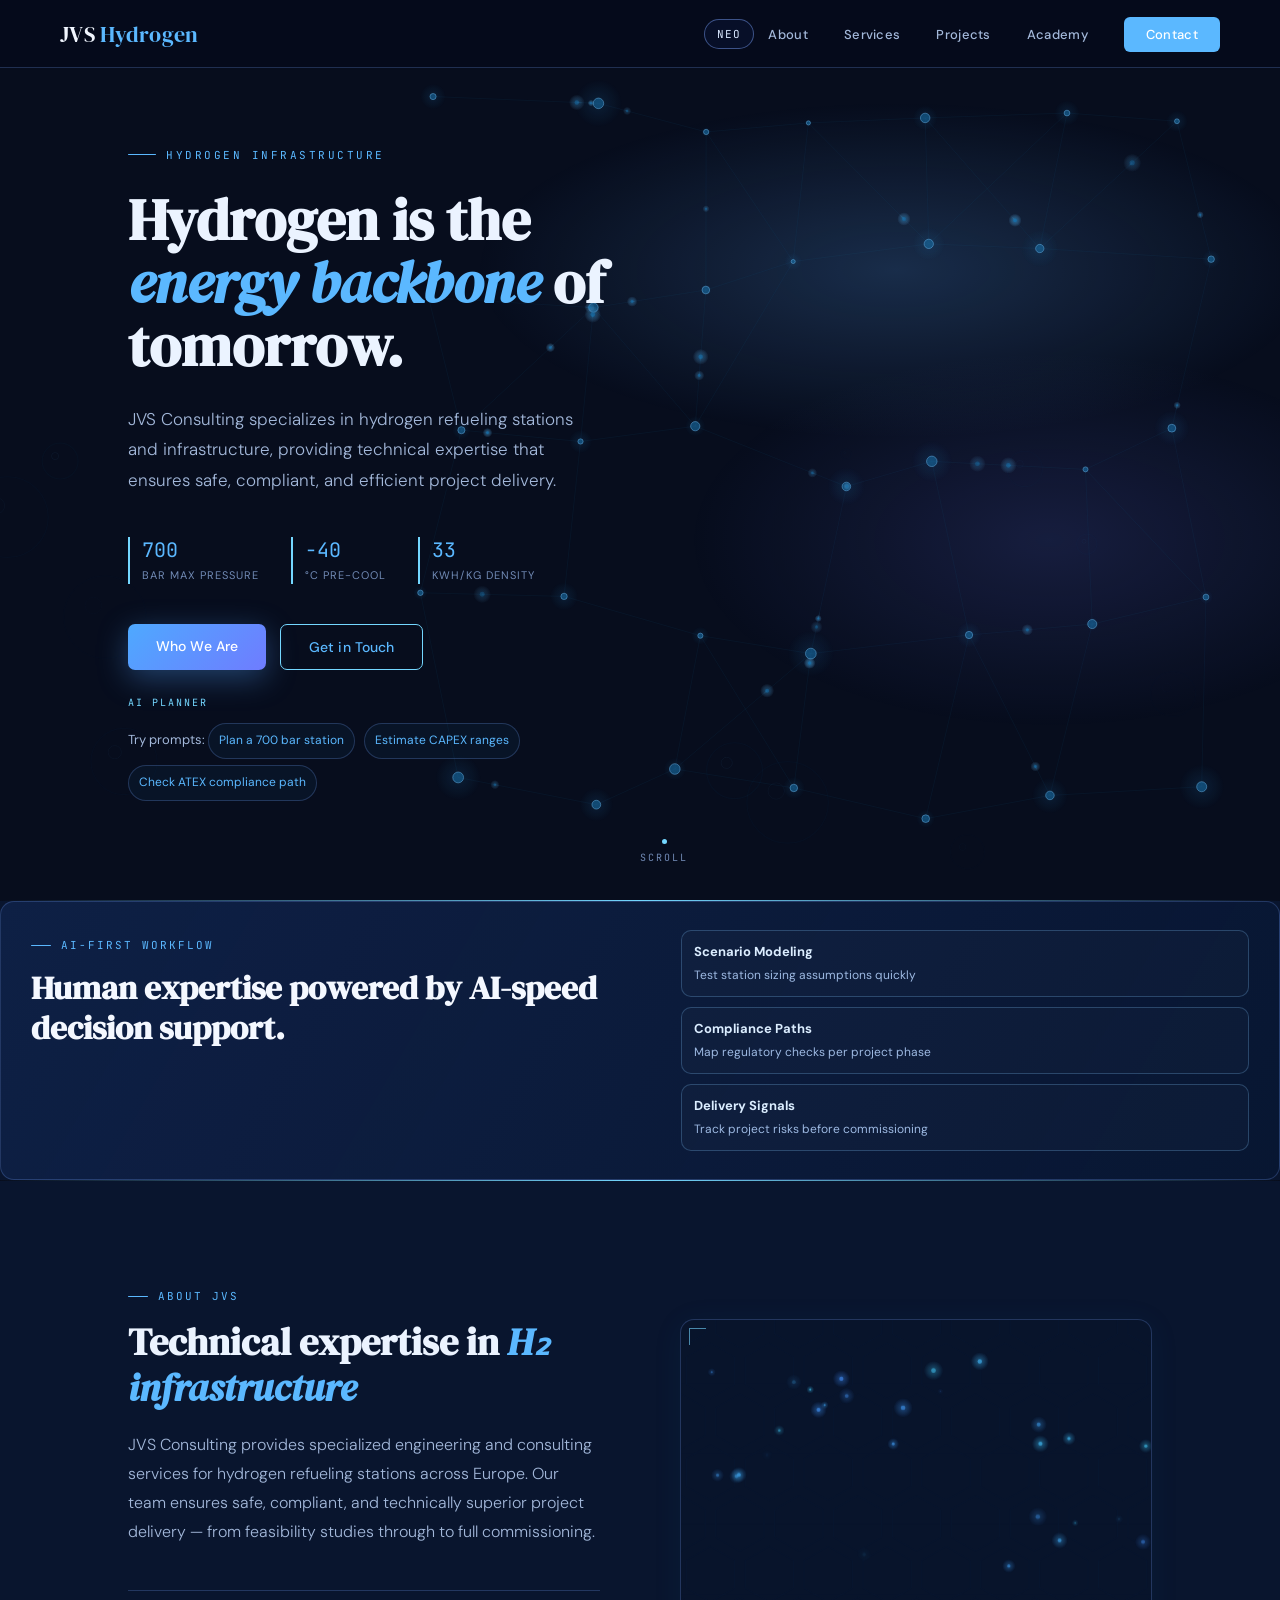
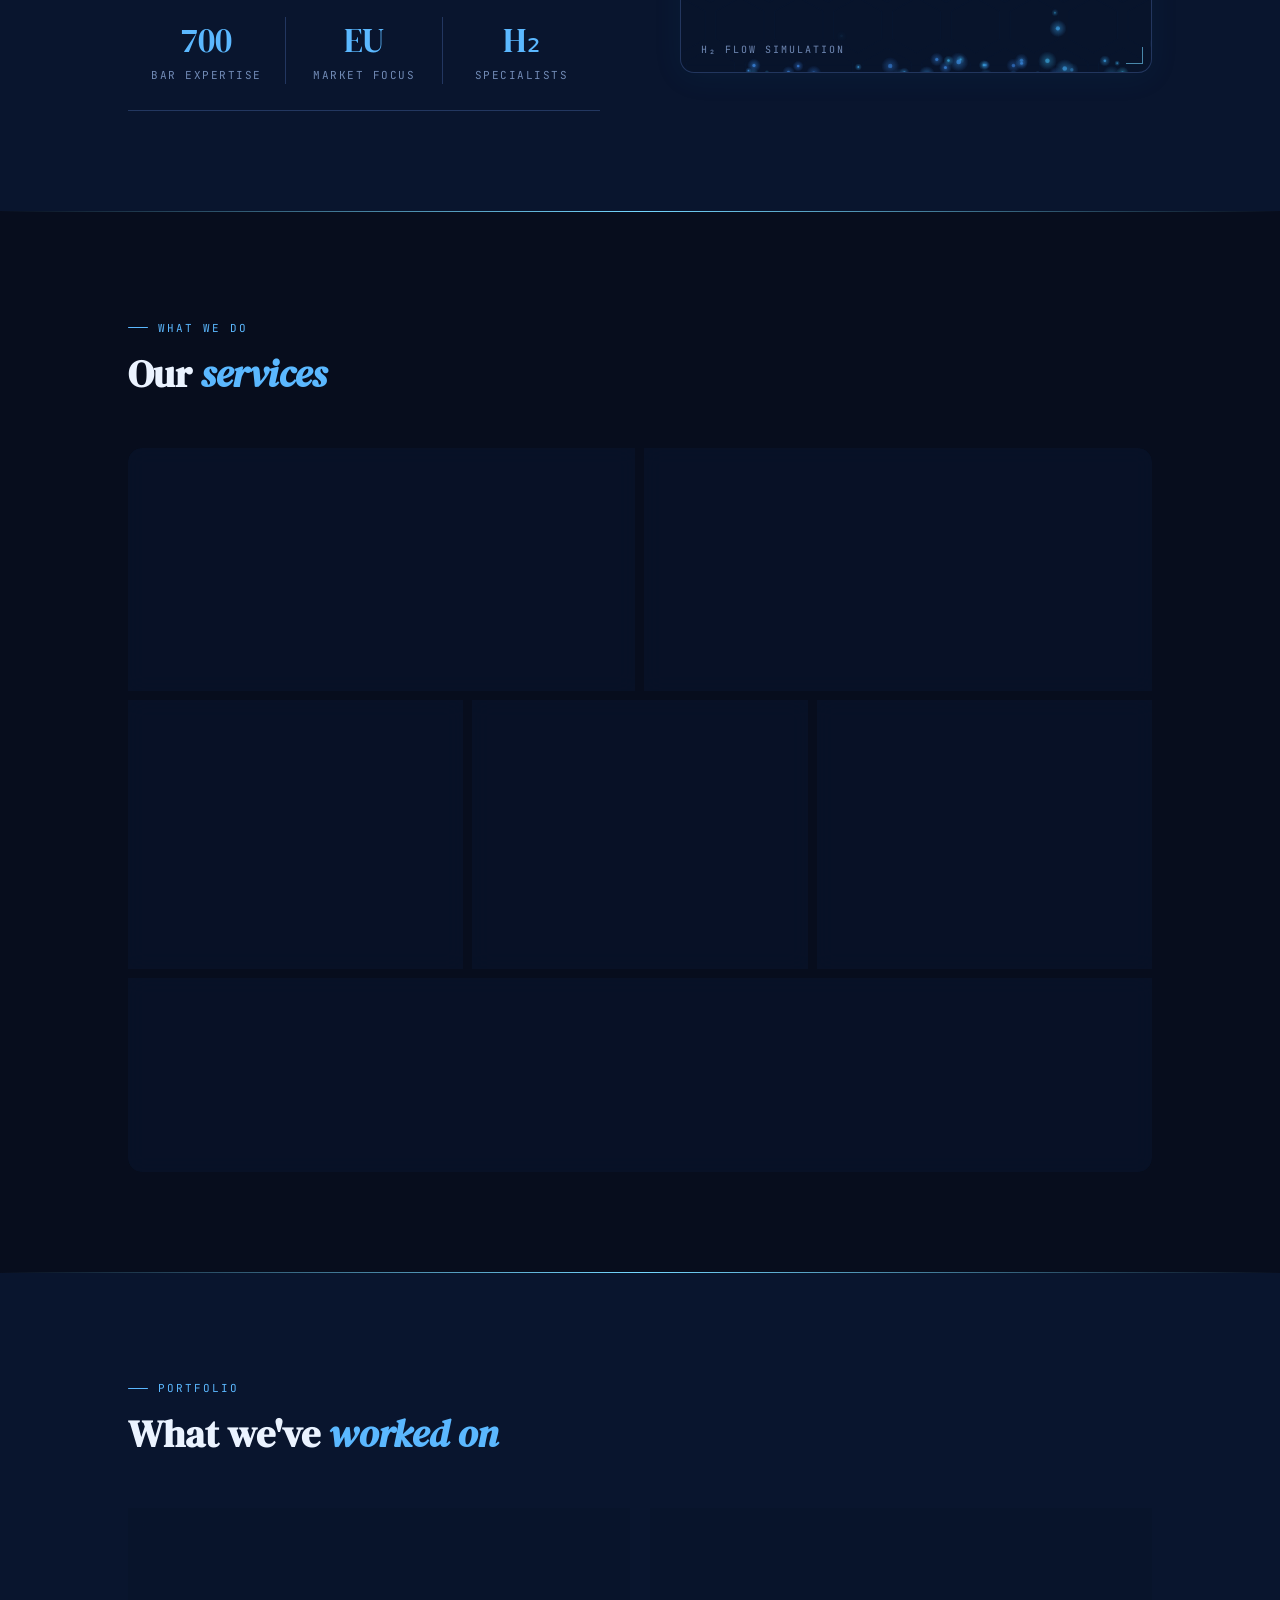
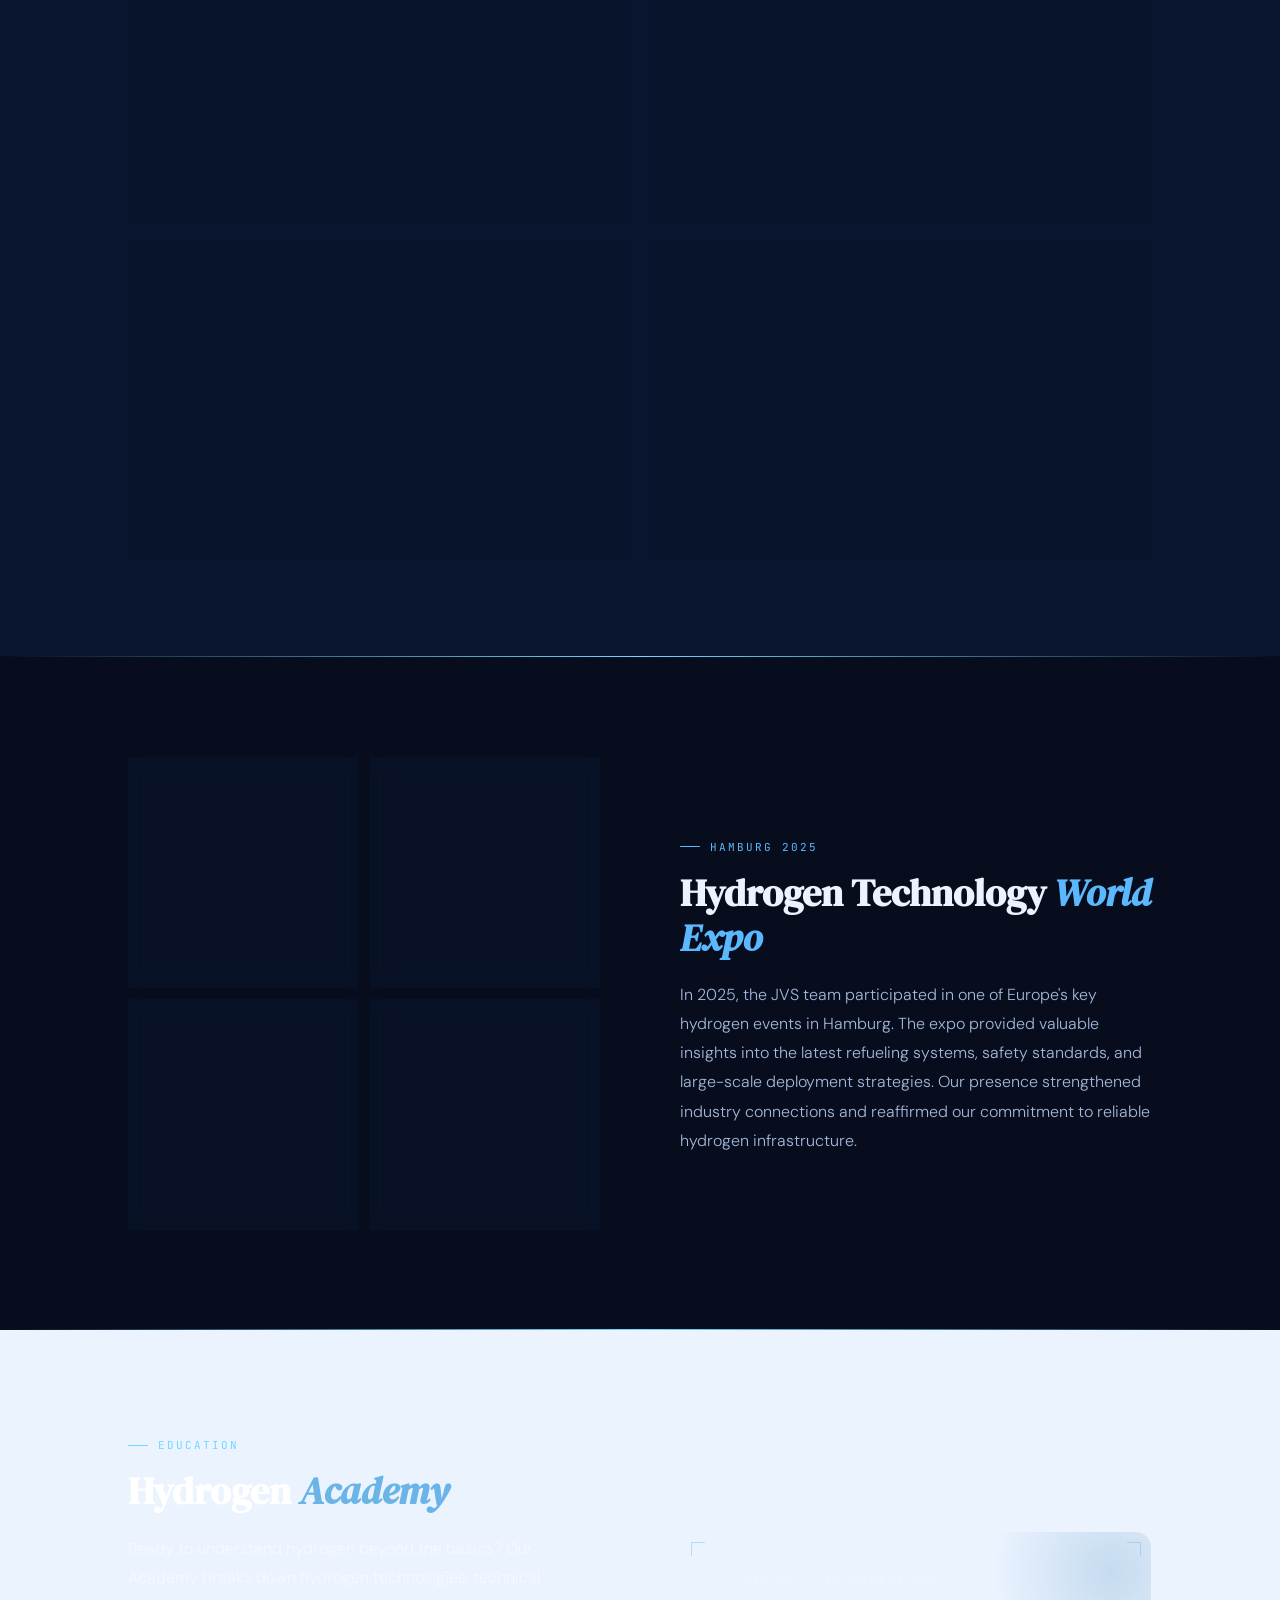
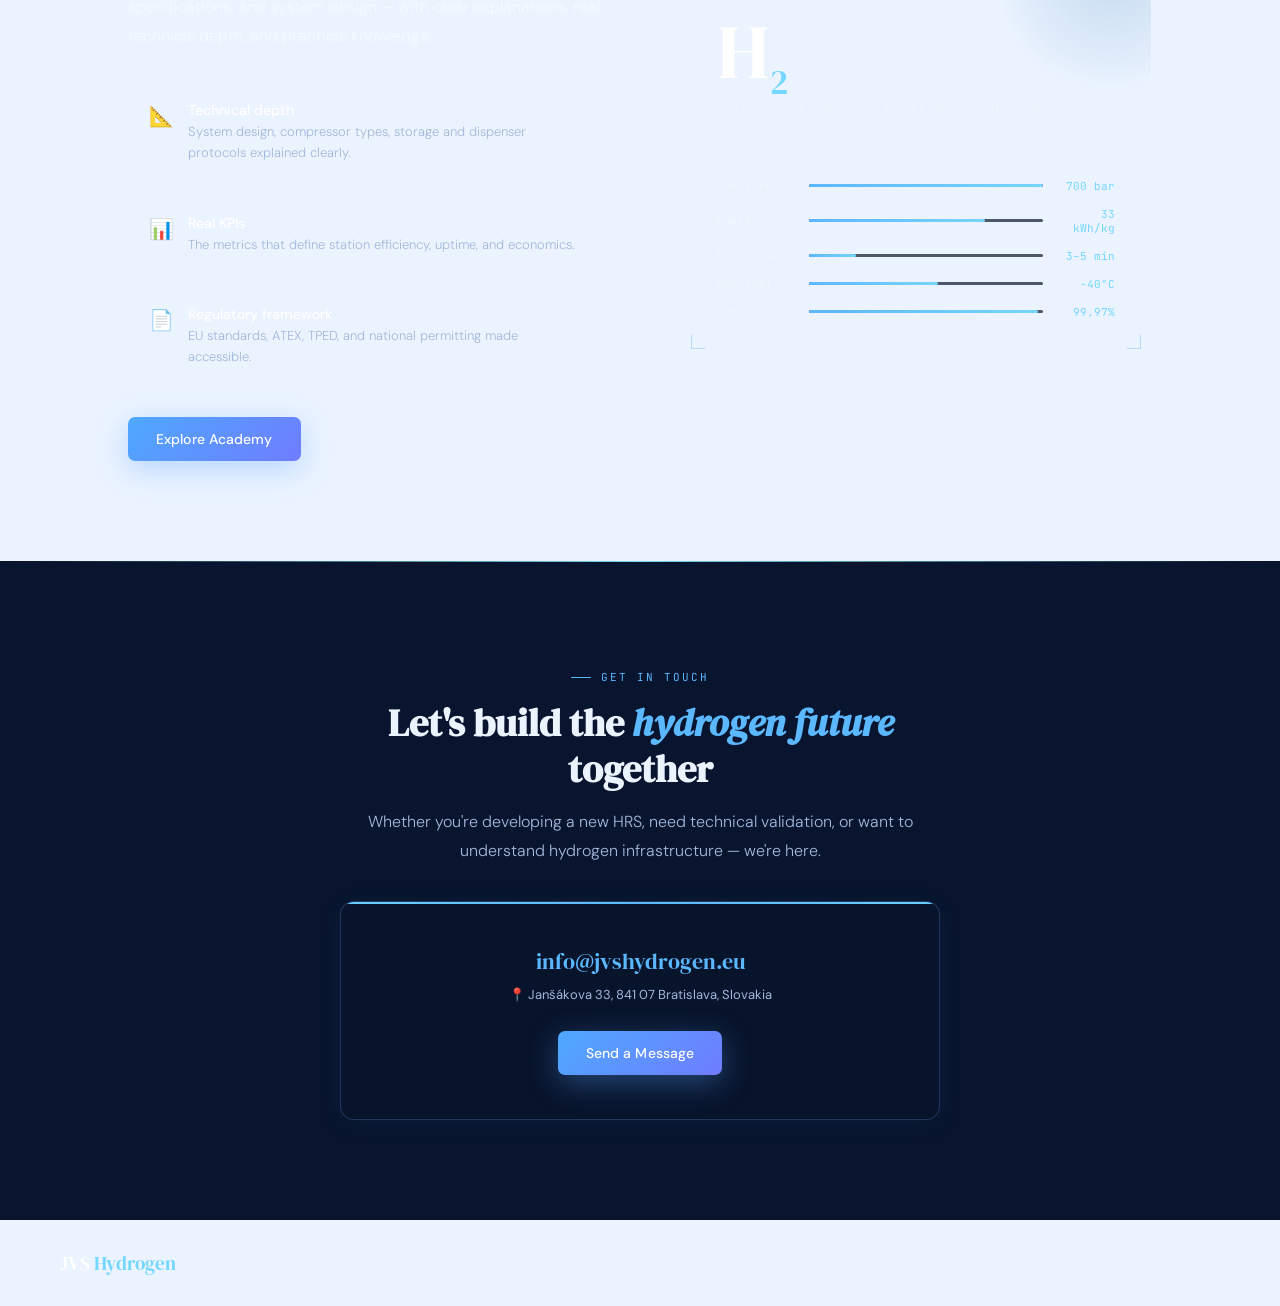
<file: jvs-hydrogen-2.html>
<!DOCTYPE html>
<html lang="en">
<head>
<meta charset="UTF-8">
<meta name="viewport" content="width=device-width, initial-scale=1.0">
<title>JVS Hydrogen — Hydrogen Infrastructure Consulting</title>
<link href="https://fonts.googleapis.com/css2?family=DM+Serif+Display:ital@0;1&family=DM+Sans:wght@300;400;500&family=JetBrains+Mono:wght@300;400&display=swap" rel="stylesheet">
<style>
  :root {
    --white: #ffffff;
    --off-white: #f5f8fc;
    --light-blue: #e8f3fb;
    --blue: #1a6fa8;
    --blue-mid: #2589cc;
    --blue-light: #6ab4e8;
    --blue-pale: #b8d9f0;
    --text-dark: #0d2235;
    --text-mid: #3a5a78;
    --text-light: #7a9ab5;
    --border: #d8e8f4;
  }

  * { margin: 0; padding: 0; box-sizing: border-box; }
  html { scroll-behavior: smooth; }
  body {
    background: var(--white);
    color: var(--text-dark);
    font-family: 'DM Sans', sans-serif;
    overflow-x: hidden;
  }

  /* ===================== GLOBAL BG CANVAS ===================== */
  #bg-canvas {
    position: fixed;
    top: 0; left: 0; width: 100%; height: 100%;
    pointer-events: none; z-index: 0;
  }

  /* ===================== NAV ===================== */
  nav {
    position: fixed; top: 0; left: 0; right: 0; z-index: 200;
    background: rgba(255,255,255,0.92);
    backdrop-filter: blur(14px);
    border-bottom: 1px solid var(--border);
    height: 68px; padding: 0 60px;
    display: flex; align-items: center; justify-content: space-between;
  }
  .logo { font-family: 'DM Serif Display', serif; font-size: 22px; color: var(--text-dark); letter-spacing: 0.3px; }
  .logo span { color: var(--blue); }
  .nav-links { display: flex; gap: 36px; list-style: none; }
  .nav-links a {
    font-size: 13px; font-weight: 500; color: var(--text-mid);
    text-decoration: none; letter-spacing: 0.3px; transition: color 0.2s;
  }
  .nav-links a:hover { color: var(--blue); }
  .nav-cta {
    background: var(--blue) !important; color: #fff !important;
    padding: 9px 22px; border-radius: 6px; transition: opacity 0.2s !important;
  }
  .nav-cta:hover { opacity: 0.85; }

  /* ===================== HERO ===================== */
  #hero {
    position: relative; min-height: 100vh;
    display: flex; align-items: center;
    padding: 120px 10vw 80px; z-index: 1; overflow: hidden;
  }

  /* Flow network canvas inside hero */
  #hero-canvas {
    position: absolute; top: 0; left: 0; width: 100%; height: 100%;
    pointer-events: none; z-index: 0;
  }

  .hero-content { max-width: 580px; position: relative; z-index: 2; }

  .hero-label {
    display: inline-flex; align-items: center; gap: 10px;
    font-family: 'JetBrains Mono', monospace;
    font-size: 11px; color: var(--blue);
    letter-spacing: 2.5px; text-transform: uppercase;
    margin-bottom: 26px;
    animation: fadeUp 0.9s 0.1s both;
  }
  .hero-label::before { content: ''; width: 28px; height: 1.5px; background: var(--blue); border-radius: 2px; }

  h1 {
    font-family: 'DM Serif Display', serif;
    font-size: clamp(36px, 4.5vw, 62px);
    line-height: 1.1; color: var(--text-dark);
    margin-bottom: 26px;
    animation: fadeUp 0.9s 0.2s both;
  }
  h1 em { font-style: italic; color: var(--blue); }

  .hero-sub {
    font-size: 17px; line-height: 1.8; color: var(--text-mid);
    font-weight: 300; max-width: 460px; margin-bottom: 42px;
    animation: fadeUp 0.9s 0.3s both;
  }

  /* Animated data readout */
  .hero-data {
    display: flex; gap: 32px; margin-bottom: 40px;
    animation: fadeUp 0.9s 0.35s both;
  }
  .data-chip {
    border-left: 2px solid var(--blue-light);
    padding-left: 12px;
  }
  .data-val {
    font-family: 'JetBrains Mono', monospace;
    font-size: 20px; color: var(--blue); display: block;
    font-weight: 400;
  }
  .data-lbl { font-size: 11px; color: var(--text-light); letter-spacing: 1px; text-transform: uppercase; }

  .hero-actions { display: flex; gap: 14px; animation: fadeUp 0.9s 0.4s both; }
  .btn {
    display: inline-block; font-size: 14px; font-weight: 500;
    padding: 13px 28px; border-radius: 7px; text-decoration: none;
    transition: all 0.22s; letter-spacing: 0.1px;
  }
  .btn-primary {
    background: var(--blue); color: #fff;
    box-shadow: 0 4px 20px rgba(26,111,168,0.28);
  }
  .btn-primary:hover { background: #155d91; transform: translateY(-2px); box-shadow: 0 8px 28px rgba(26,111,168,0.36); }
  .btn-outline { background: transparent; color: var(--blue); border: 1.5px solid var(--blue-light); }
  .btn-outline:hover { background: var(--light-blue); border-color: var(--blue); transform: translateY(-2px); }

  .scroll-hint {
    position: absolute; bottom: 36px; left: 50%; transform: translateX(-50%);
    display: flex; flex-direction: column; align-items: center; gap: 7px;
    color: var(--text-light); font-family: 'JetBrains Mono', monospace;
    font-size: 10px; letter-spacing: 2px; text-transform: uppercase; z-index: 2;
    animation: fadeUp 0.9s 0.8s both;
  }
  .scroll-dot { width: 5px; height: 5px; border-radius: 50%; background: var(--blue-light); animation: sdrop 1.8s ease-in-out infinite; }
  @keyframes sdrop { 0%,100%{transform:translateY(0);opacity:1} 50%{transform:translateY(8px);opacity:0.3} }
  @keyframes fadeUp { from{opacity:0;transform:translateY(22px)} to{opacity:1;transform:translateY(0)} }

  /* ===================== SECTIONS ===================== */
  section { position: relative; z-index: 1; }
  .section-inner { padding: 100px 10vw; }

  .section-label {
    display: inline-flex; align-items: center; gap: 10px;
    font-family: 'JetBrains Mono', monospace;
    font-size: 11px; font-weight: 400; color: var(--blue);
    letter-spacing: 2px; text-transform: uppercase; margin-bottom: 16px;
  }
  .section-label::before { content:''; width:20px; height:1.5px; background:var(--blue); border-radius:2px; }

  h2 {
    font-family: 'DM Serif Display', serif;
    font-size: clamp(26px, 3vw, 44px);
    line-height: 1.18; color: var(--text-dark); margin-bottom: 20px;
  }
  h2 em { font-style: italic; color: var(--blue); }
  .body-text { font-size: 16px; line-height: 1.82; color: var(--text-mid); font-weight: 300; max-width: 540px; }

  /* Glowing divider line */
  .glow-line {
    width: 100%; height: 1px;
    background: linear-gradient(to right, transparent, var(--blue-light), transparent);
    margin: 0;
  }

  /* ===================== ABOUT ===================== */
  #about { background: var(--off-white); }
  .about-grid { display: grid; grid-template-columns: 1fr 1fr; gap: 80px; align-items: center; }

  /* Flow visualizer panel */
  .flow-panel {
    position: relative;
    border: 1px solid var(--border);
    border-radius: 14px; overflow: hidden;
    background: var(--white);
    box-shadow: 0 4px 30px rgba(26,111,168,0.08);
  }
  .flow-panel canvas { display: block; width: 100%; aspect-ratio: 4/3; }
  .flow-panel-label {
    position: absolute; bottom: 16px; left: 20px;
    font-family: 'JetBrains Mono', monospace; font-size: 10px;
    color: var(--text-light); letter-spacing: 2px; text-transform: uppercase;
  }
  /* Corner accents */
  .flow-panel::before, .flow-panel::after {
    content: ''; position: absolute; width: 16px; height: 16px;
    border-color: var(--blue-light); border-style: solid; opacity: 0.6;
  }
  .flow-panel::before { top: 8px; left: 8px; border-width: 1.5px 0 0 1.5px; }
  .flow-panel::after  { bottom: 8px; right: 8px; border-width: 0 1.5px 1.5px 0; }

  .about-stats { display: flex; margin-top: 44px; border-top: 1px solid var(--border); border-bottom: 1px solid var(--border); padding: 26px 0; }
  .stat { flex: 1; text-align: center; border-right: 1px solid var(--border); }
  .stat:last-child { border-right: none; }
  .stat-n { font-family: 'DM Serif Display', serif; font-size: 34px; color: var(--blue); display: block; }
  .stat-l { font-size: 11px; color: var(--text-light); letter-spacing: 1.5px; text-transform: uppercase; margin-top: 4px; font-family: 'JetBrains Mono', monospace; }

  /* ===================== SERVICES ===================== */
  #services { background: var(--white); }
  .services-grid {
    display: grid; grid-template-columns: repeat(3,1fr);
    gap: 1px; background: var(--border);
    border: 1px solid var(--border); border-radius: 14px; overflow: hidden;
    margin-top: 52px;
  }
  .service-card {
    background: var(--white); padding: 36px 28px;
    transition: background 0.28s;
    position: relative; overflow: hidden;
  }
  .service-card::after {
    content: ''; position: absolute; bottom: 0; left: 0; right: 0;
    height: 2px; background: linear-gradient(to right, var(--blue-light), var(--blue));
    transform: scaleX(0); transform-origin: left; transition: transform 0.35s;
  }
  .service-card:hover { background: var(--light-blue); }
  .service-card:hover::after { transform: scaleX(1); }
  .svc-icon { width: 44px; height: 44px; background: var(--light-blue); border-radius: 10px; display: flex; align-items: center; justify-content: center; font-size: 22px; margin-bottom: 18px; transition: background 0.28s; }
  .service-card:hover .svc-icon { background: rgba(26,111,168,0.14); }
  .svc-name { font-family: 'DM Serif Display', serif; font-size: 18px; color: var(--text-dark); margin-bottom: 10px; line-height: 1.3; }
  .svc-desc { font-size: 14px; line-height: 1.75; color: var(--text-mid); font-weight: 300; }

  /* ===================== PROJECTS ===================== */
  #projects { background: var(--off-white); }
  .projects-grid { display: grid; grid-template-columns: repeat(2,1fr); gap: 20px; margin-top: 52px; }
  .project-card {
    background: var(--white); border: 1px solid var(--border); border-radius: 12px;
    overflow: hidden; transition: box-shadow 0.3s, transform 0.3s;
  }
  .project-card:hover { box-shadow: 0 14px 40px rgba(26,111,168,0.13); transform: translateY(-5px); }
  .project-thumb { height: 170px; display: flex; align-items: center; justify-content: center; font-size: 56px; background: linear-gradient(135deg, var(--light-blue), #d0eaf8); position: relative; overflow: hidden; }
  /* Animated scan line on thumb */
  .project-thumb::after {
    content: ''; position: absolute; left: 0; right: 0; height: 1px;
    background: linear-gradient(to right, transparent, var(--blue-light), transparent);
    animation: scan 3s linear infinite; opacity: 0.7;
  }
  @keyframes scan { 0%{top:-2px} 100%{top:100%} }
  .project-body { padding: 22px 26px; }
  .project-tag { font-family: 'JetBrains Mono', monospace; font-size: 10px; color: var(--blue); letter-spacing: 1.5px; text-transform: uppercase; margin-bottom: 6px; }
  .project-name { font-family: 'DM Serif Display', serif; font-size: 19px; color: var(--text-dark); margin-bottom: 8px; }
  .project-desc { font-size: 13px; color: var(--text-mid); font-weight: 300; line-height: 1.72; }

  /* ===================== EXPO ===================== */
  #expo { background: var(--white); }
  .expo-inner { display: grid; grid-template-columns: 1fr 1fr; gap: 80px; align-items: center; }
  .expo-imgs { display: grid; grid-template-columns: 1fr 1fr; gap: 12px; }
  .expo-box {
    aspect-ratio: 1; background: linear-gradient(135deg, var(--light-blue), #d4ecf7);
    border-radius: 10px; display: flex; align-items: center; justify-content: center;
    font-size: 44px; border: 1px solid var(--border);
    transition: transform 0.28s, box-shadow 0.28s;
    position: relative; overflow: hidden;
  }
  .expo-box::before {
    content: ''; position: absolute; inset: 0;
    background: linear-gradient(135deg, rgba(26,111,168,0.04), transparent);
    opacity: 0; transition: opacity 0.3s;
  }
  .expo-box:hover { transform: scale(1.04); box-shadow: 0 10px 32px rgba(26,111,168,0.12); }
  .expo-box:hover::before { opacity: 1; }

  /* ===================== ACADEMY ===================== */
  #academy { background: var(--text-dark); }
  #academy .section-label { color: var(--blue-light); }
  #academy .section-label::before { background: var(--blue-light); }
  #academy h2 { color: #fff; }
  #academy .body-text { color: rgba(255,255,255,0.55); }

  .academy-grid { display: grid; grid-template-columns: 1fr 1fr; gap: 80px; align-items: center; }
  .acad-features { margin-top: 32px; display: flex; flex-direction: column; gap: 12px; }
  .af {
    display: flex; gap: 14px; align-items: flex-start;
    padding: 18px 20px; border: 1px solid rgba(255,255,255,0.07);
    border-radius: 10px; background: rgba(255,255,255,0.03);
    transition: background 0.28s, border-color 0.28s;
  }
  .af:hover { background: rgba(26,111,168,0.15); border-color: rgba(106,180,232,0.3); }
  .af-icon { font-size: 20px; flex-shrink: 0; margin-top: 2px; }
  .af-title { font-weight: 500; color: #fff; font-size: 14px; margin-bottom: 3px; }
  .af-desc { font-size: 13px; color: rgba(255,255,255,0.42); font-weight: 300; line-height: 1.6; }

  /* Animated pressure gauge / data panel */
  .data-panel {
    background: rgba(255,255,255,0.03); border: 1px solid rgba(255,255,255,0.09);
    border-radius: 16px; padding: 40px 36px; position: relative; overflow: hidden;
  }
  .data-panel::before {
    content: ''; position: absolute; top: -80px; right: -80px;
    width: 240px; height: 240px;
    background: radial-gradient(circle, rgba(26,111,168,0.18), transparent 70%);
    border-radius: 50%;
  }
  /* Corner accents */
  .dp-corner { position: absolute; width: 14px; height: 14px; border-color: rgba(106,180,232,0.4); border-style: solid; }
  .dp-c1 { top: 10px; left: 10px; border-width: 1px 0 0 1px; }
  .dp-c2 { top: 10px; right: 10px; border-width: 1px 1px 0 0; }
  .dp-c3 { bottom: 10px; left: 10px; border-width: 0 0 1px 1px; }
  .dp-c4 { bottom: 10px; right: 10px; border-width: 0 1px 1px 0; }

  .dp-title { font-family: 'JetBrains Mono', monospace; font-size: 10px; letter-spacing: 3px; color: rgba(255,255,255,0.3); text-transform: uppercase; margin-bottom: 28px; }
  .dp-big { font-family: 'DM Serif Display', serif; font-size: 76px; color: #fff; line-height: 1; }
  .dp-big sub { font-size: 0.45em; color: var(--blue-light); }
  .dp-sub { font-size: 11px; color: rgba(255,255,255,0.3); letter-spacing: 2px; text-transform: uppercase; margin-bottom: 36px; }

  /* Animated bar metrics */
  .dp-metrics { display: flex; flex-direction: column; gap: 14px; margin-top: 32px; border-top: 1px solid rgba(255,255,255,0.07); padding-top: 28px; }
  .dp-metric-row { display: flex; align-items: center; gap: 12px; }
  .dp-metric-label { font-family: 'JetBrains Mono', monospace; font-size: 10px; color: rgba(255,255,255,0.35); width: 80px; flex-shrink: 0; letter-spacing: 1px; }
  .dp-bar-track { flex: 1; height: 3px; background: rgba(255,255,255,0.07); border-radius: 3px; overflow: hidden; }
  .dp-bar-fill { height: 100%; border-radius: 3px; background: linear-gradient(to right, var(--blue), var(--blue-light)); transform-origin: left; animation: barIn 1.6s ease both; }
  @keyframes barIn { from{transform:scaleX(0)} to{transform:scaleX(1)} }
  .dp-metric-val { font-family: 'JetBrains Mono', monospace; font-size: 11px; color: var(--blue-light); width: 60px; text-align: right; }

  /* ===================== CONTACT ===================== */
  #contact { background: var(--off-white); }
  .contact-inner { max-width: 600px; margin: 0 auto; text-align: center; }
  .contact-inner h2 { margin-bottom: 16px; }
  .contact-inner .body-text { max-width: 100%; margin: 0 auto 36px; }
  .contact-card {
    background: var(--white); border: 1px solid var(--border);
    border-radius: 14px; padding: 44px 36px;
    box-shadow: 0 4px 24px rgba(26,111,168,0.07);
    position: relative; overflow: hidden;
  }
  /* Animated top edge */
  .contact-card::before {
    content: ''; position: absolute; top: 0; left: -100%; right: -100%;
    height: 2px; background: linear-gradient(to right, transparent, var(--blue-light), var(--blue), var(--blue-light), transparent);
    animation: slideEdge 4s linear infinite;
  }
  @keyframes slideEdge { 0%{transform:translateX(-50%)} 100%{transform:translateX(50%)} }
  .contact-email { font-family: 'DM Serif Display', serif; font-size: 22px; color: var(--blue); display: block; margin-bottom: 10px; text-decoration: none; transition: opacity 0.2s; }
  .contact-email:hover { opacity: 0.72; }
  .contact-loc { font-size: 13px; color: var(--text-light); margin-bottom: 28px; }

  /* ===================== FOOTER ===================== */
  footer {
    z-index: 1; position: relative; background: var(--text-dark);
    padding: 30px 60px; display: flex; justify-content: space-between; align-items: center;
  }
  .footer-logo { font-family: 'DM Serif Display', serif; font-size: 19px; color: #fff; }
  .footer-logo span { color: var(--blue-light); }
  .footer-copy { font-family: 'JetBrains Mono', monospace; font-size: 11px; color: rgba(255,255,255,0.25); }

  /* ===================== REVEAL ===================== */
  .reveal { opacity: 0; transform: translateY(26px); transition: opacity 0.72s ease, transform 0.72s ease; }
  .reveal.visible { opacity: 1; transform: translateY(0); }
  .d1 { transition-delay: 0.1s; } .d2 { transition-delay: 0.2s; } .d3 { transition-delay: 0.3s; } .d4 { transition-delay: 0.4s; }

  /* ============ 2026 TREND LAYER ============ */
  #scroll-progress {
    position: fixed; top: 0; left: 0; height: 3px; width: 0%; z-index: 999;
    background: linear-gradient(90deg, #3cf3ff, #7d5bff, #3cf3ff);
    box-shadow: 0 0 22px rgba(60, 243, 255, 0.65);
  }

  #theme-toggle {
    margin-left: auto; margin-right: 14px;
    border: 1px solid rgba(124, 165, 255, 0.45);
    background: rgba(9, 18, 44, 0.8); color: #d8e7ff;
    font-family: "JetBrains Mono", monospace;
    font-size: 11px; letter-spacing: 1px; text-transform: uppercase;
    padding: 7px 12px; border-radius: 999px; cursor: pointer;
    transition: transform 0.2s, background 0.25s;
  }
  #theme-toggle:hover { transform: translateY(-1px); background: rgba(16, 33, 72, 0.95); }

  body.trend-neo {
    --white: #070d1d;
    --off-white: #09152e;
    --light-blue: rgba(80, 142, 255, 0.12);
    --blue: #5bb8ff;
    --blue-mid: #6f7cff;
    --blue-light: #74d7ff;
    --blue-pale: #1f3467;
    --text-dark: #ebf3ff;
    --text-mid: #a3b8da;
    --text-light: #718ab5;
    --border: rgba(117, 164, 255, 0.24);
  }
  body.trend-neo nav { background: rgba(6, 11, 28, 0.78); border-bottom-color: var(--border); }
  body.trend-neo .logo { color: #f1f6ff; }
  body.trend-neo #hero {
    background:
      radial-gradient(600px 240px at 70% 30%, rgba(98, 173, 255, 0.2), transparent 70%),
      radial-gradient(500px 260px at 82% 60%, rgba(111, 124, 255, 0.15), transparent 72%);
  }
  body.trend-neo .hero-sub, body.trend-neo .body-text, body.trend-neo .svc-desc, body.trend-neo .project-desc, body.trend-neo .af-desc, body.trend-neo .contact-loc { color: var(--text-mid); }
  body.trend-neo .flow-panel, body.trend-neo .service-card, body.trend-neo .project-card, body.trend-neo .expo-box, body.trend-neo .contact-card, body.trend-neo .dp-bar-track { background: rgba(9, 20, 44, 0.7); }
  body.trend-neo .service-card, body.trend-neo .project-card, body.trend-neo .expo-box, body.trend-neo .flow-panel, body.trend-neo .contact-card { backdrop-filter: blur(10px); }
  body.trend-neo .btn-primary { background: linear-gradient(135deg, #4ea9ff, #6f7cff); box-shadow: 0 8px 30px rgba(82, 163, 255, 0.35); }

  body.trend-neo .services-grid {
    display: grid; gap: 10px; background: transparent; border: none;
    grid-template-columns: repeat(6, 1fr);
  }
  body.trend-neo .service-card { border: 1px solid var(--border); border-radius: 12px; }
  body.trend-neo .service-card:nth-child(1) { grid-column: span 3; }
  body.trend-neo .service-card:nth-child(2) { grid-column: span 3; }
  body.trend-neo .service-card:nth-child(3) { grid-column: span 2; }
  body.trend-neo .service-card:nth-child(4) { grid-column: span 2; }
  body.trend-neo .service-card:nth-child(5) { grid-column: span 2; }
  body.trend-neo .service-card:nth-child(6) { grid-column: span 6; }

  .ai-prompt { margin-top: 26px; max-width: 650px; }
  .ai-label {
    font-family: "JetBrains Mono", monospace;
    font-size: 10px; letter-spacing: 2px; text-transform: uppercase;
    color: var(--blue-light); display: block; margin-bottom: 8px;
  }
  .ai-prompt p { color: var(--text-mid); line-height: 1.8; font-size: 13px; }
  .prompt-chip {
    font: inherit; font-size: 12px; margin: 6px 6px 0 0;
    border: 1px solid var(--border); border-radius: 999px;
    color: var(--blue); background: rgba(26,111,168,0.08);
    padding: 6px 10px; cursor: pointer; transition: all 0.2s;
  }
  .prompt-chip:hover { background: rgba(106,180,232,0.18); transform: translateY(-1px); }

  #ai-strip { background: var(--off-white); }
  .ai-strip-inner {
    border: 1px solid var(--border); border-radius: 14px;
    background: linear-gradient(120deg, rgba(16, 35, 75, 0.8), rgba(8, 23, 52, 0.7));
    color: #d8e6ff;
    display: grid; grid-template-columns: 1.1fr 1fr; gap: 26px;
    padding: 28px 30px;
  }
  .ai-strip-left h2 { color: #f4f8ff; font-size: clamp(24px, 2.6vw, 36px); margin-bottom: 0; }
  .ai-strip-right { display: grid; gap: 10px; }
  .ai-strip-right div { border: 1px solid rgba(127, 197, 255, 0.25); border-radius: 10px; padding: 12px; background: rgba(255,255,255,0.02); }
  .ai-strip-right strong { display: block; font-size: 13px; margin-bottom: 3px; color: #dbedff; }
  .ai-strip-right span { font-size: 12px; color: #9db9e2; }

  body.trend-neo .project-card { transform-style: preserve-3d; transition: transform 0.2s ease, box-shadow 0.25s ease; }

  body.trend-light {
    --white: #ffffff;
    --off-white: #f5f8fc;
    --light-blue: #e8f3fb;
    --blue: #1a6fa8;
    --blue-mid: #2589cc;
    --blue-light: #6ab4e8;
    --blue-pale: #b8d9f0;
    --text-dark: #0d2235;
    --text-mid: #3a5a78;
    --text-light: #7a9ab5;
    --border: #d8e8f4;
  }

  @media (max-width: 900px) {
    nav { padding: 0 20px; }
    #theme-toggle { margin-left: 10px; margin-right: 0; }
    .nav-links { display: none; }
    .ai-strip-inner { grid-template-columns: 1fr; padding: 20px; }
    body.trend-neo .services-grid { grid-template-columns: 1fr; }
    body.trend-neo .service-card:nth-child(n) { grid-column: span 1; }
    .section-inner { padding: 64px 6vw; }
    .about-grid, .expo-inner, .academy-grid { grid-template-columns: 1fr; }
    .services-grid, .projects-grid { grid-template-columns: 1fr; }
    footer { padding: 24px 20px; flex-direction: column; gap: 10px; text-align: center; }
  }
</style>
</head>
<body>
<div id="scroll-progress"></div>

<!-- Global bubble canvas -->
<canvas id="bg-canvas"></canvas>

<!-- NAV -->
<nav>
  <div class="logo">JVS <span>Hydrogen</span></div>
  <button id="theme-toggle" aria-label="Toggle visual mode">Neo</button>
  <ul class="nav-links">
    <li><a href="#about">About</a></li>
    <li><a href="#services">Services</a></li>
    <li><a href="#projects">Projects</a></li>
    <li><a href="#academy">Academy</a></li>
    <li><a href="#contact" class="nav-cta">Contact</a></li>
  </ul>
</nav>

<!-- HERO -->
<section id="hero">
  <canvas id="hero-canvas"></canvas>

  <div class="hero-content">
    <div class="hero-label">Hydrogen Infrastructure</div>
    <h1>Hydrogen is the <em id="hero-rotating-word">core architecture</em> of tomorrow.</h1>
    <p class="hero-sub">JVS Consulting specializes in hydrogen refueling stations and infrastructure, providing technical expertise that ensures safe, compliant, and efficient project delivery.</p>

    <!-- Live-counting data chips -->
    <div class="hero-data">
      <div class="data-chip">
        <span class="data-val" id="count-pressure">0</span>
        <span class="data-lbl">Bar max pressure</span>
      </div>
      <div class="data-chip">
        <span class="data-val" id="count-temp">0</span>
        <span class="data-lbl">°C pre-cool</span>
      </div>
      <div class="data-chip">
        <span class="data-val" id="count-energy">0</span>
        <span class="data-lbl">kWh/kg density</span>
      </div>
    </div>

    <div class="hero-actions">
      <a href="#about" class="btn btn-primary">Who We Are</a>
      <a href="#contact" class="btn btn-outline">Get in Touch</a>
    </div>

    <div class="ai-prompt reveal d2">
      <span class="ai-label">AI Planner</span>
      <p>Try prompts:
        <button class="prompt-chip">Plan a 700 bar station</button>
        <button class="prompt-chip">Estimate CAPEX ranges</button>
        <button class="prompt-chip">Check ATEX compliance path</button>
      </p>
    </div>
  </div>

  <div class="scroll-hint">
    <div class="scroll-dot"></div>
    Scroll
  </div>
</section>

<div class="glow-line"></div>

<!-- AI TREND STRIP -->
<section id="ai-strip">
  <div class="section-inner ai-strip-inner reveal">
    <div class="ai-strip-left">
      <div class="section-label">AI-First Workflow</div>
      <h2>Human expertise powered by AI-speed decision support.</h2>
    </div>
    <div class="ai-strip-right">
      <div><strong>Scenario Modeling</strong><span>Test station sizing assumptions quickly</span></div>
      <div><strong>Compliance Paths</strong><span>Map regulatory checks per project phase</span></div>
      <div><strong>Delivery Signals</strong><span>Track project risks before commissioning</span></div>
    </div>
  </div>
</section>

<div class="glow-line"></div>

<!-- ABOUT -->
<section id="about">
  <div class="section-inner">
    <div class="about-grid">
      <div>
        <div class="section-label reveal">About JVS</div>
        <h2 class="reveal d1">Technical expertise in <em>H₂ infrastructure</em></h2>
        <p class="body-text reveal d2">JVS Consulting provides specialized engineering and consulting services for hydrogen refueling stations across Europe. Our team ensures safe, compliant, and technically superior project delivery — from feasibility studies through to full commissioning.</p>
        <div class="about-stats reveal d3">
          <div class="stat"><span class="stat-n">700</span><span class="stat-l">Bar expertise</span></div>
          <div class="stat"><span class="stat-n">EU</span><span class="stat-l">Market focus</span></div>
          <div class="stat"><span class="stat-n">H₂</span><span class="stat-l">Specialists</span></div>
        </div>
      </div>

      <!-- Flow visualizer panel -->
      <div class="flow-panel reveal d2">
        <canvas id="flow-canvas"></canvas>
        <div class="flow-panel-label">H₂ flow simulation</div>
      </div>
    </div>
  </div>
</section>

<div class="glow-line"></div>

<!-- SERVICES -->
<section id="services">
  <div class="section-inner">
    <div class="section-label reveal">What We Do</div>
    <h2 class="reveal d1">Our <em>services</em></h2>
    <div class="services-grid">
      <div class="service-card reveal d1"><div class="svc-icon">⚙️</div><div class="svc-name">HRS Design & Engineering</div><p class="svc-desc">Full engineering support for hydrogen refueling stations — from concept through detailed design, ensuring compliance with European technical standards.</p></div>
      <div class="service-card reveal d2"><div class="svc-icon">🛡️</div><div class="svc-name">Safety & Compliance</div><p class="svc-desc">Comprehensive safety assessments, ATEX zoning, risk analysis, and regulatory alignment across EU hydrogen infrastructure directives.</p></div>
      <div class="service-card reveal d3"><div class="svc-icon">🔬</div><div class="svc-name">Technical Consulting</div><p class="svc-desc">Expert advisory on compressor selection, storage technologies, and dispenser systems for diverse hydrogen mobility applications.</p></div>
      <div class="service-card reveal d1"><div class="svc-icon">🚌</div><div class="svc-name">Fleet Mobility Solutions</div><p class="svc-desc">Tailored hydrogen fueling strategies for bus fleets and heavy transport operators transitioning to zero-emission operations.</p></div>
      <div class="service-card reveal d2"><div class="svc-icon">📋</div><div class="svc-name">Project Management</div><p class="svc-desc">End-to-end project oversight — coordinating contractors, permitting, stakeholders, and commissioning to deliver on time and on budget.</p></div>
      <div class="service-card reveal d3"><div class="svc-icon">🌍</div><div class="svc-name">EU Grant Support</div><p class="svc-desc">Technical input for EU funding applications including CEF and IPCEI programs supporting hydrogen infrastructure rollout.</p></div>
    </div>
  </div>
</section>

<div class="glow-line"></div>

<!-- PROJECTS -->
<section id="projects">
  <div class="section-inner">
    <div class="section-label reveal">Portfolio</div>
    <h2 class="reveal d1">What we've <em>worked on</em></h2>
    <div class="projects-grid">
      <div class="project-card reveal d1"><div class="project-thumb">🚌</div><div class="project-body"><div class="project-tag">Public Transport</div><div class="project-name">H₂ Bus Fleet Infrastructure</div><p class="project-desc">Technical design and compliance support for a high-capacity hydrogen refueling hub serving municipal bus operators.</p></div></div>
      <div class="project-card reveal d2"><div class="project-thumb">⛽</div><div class="project-body"><div class="project-tag">Refueling Station</div><div class="project-name">High-Pressure HRS 700 bar</div><p class="project-desc">Engineering and safety review for a 700-bar public hydrogen station including ATEX zoning and dispenser specification.</p></div></div>
      <div class="project-card reveal d1"><div class="project-thumb">🏭</div><div class="project-body"><div class="project-tag">Industrial</div><div class="project-name">Electrolyzer Integration Study</div><p class="project-desc">Feasibility and technical study for on-site green hydrogen production connected to an existing refueling station.</p></div></div>
      <div class="project-card reveal d2"><div class="project-thumb">🚛</div><div class="project-body"><div class="project-tag">Heavy Transport</div><div class="project-name">Long-Haul FCEV Corridor</div><p class="project-desc">Infrastructure planning for a multi-point hydrogen corridor supporting fuel cell electric trucks across Central Europe.</p></div></div>
    </div>
  </div>
</section>

<div class="glow-line"></div>

<!-- EXPO -->
<section id="expo">
  <div class="section-inner">
    <div class="expo-inner">
      <div class="expo-imgs">
        <div class="expo-box reveal d1">🔬</div>
        <div class="expo-box reveal d2">🌿</div>
        <div class="expo-box reveal d3">⚡</div>
        <div class="expo-box reveal d4">🤝</div>
      </div>
      <div>
        <div class="section-label reveal">Hamburg 2025</div>
        <h2 class="reveal d1">Hydrogen Technology <em>World Expo</em></h2>
        <p class="body-text reveal d2">In 2025, the JVS team participated in one of Europe's key hydrogen events in Hamburg. The expo provided valuable insights into the latest refueling systems, safety standards, and large-scale deployment strategies. Our presence strengthened industry connections and reaffirmed our commitment to reliable hydrogen infrastructure.</p>
      </div>
    </div>
  </div>
</section>

<div class="glow-line"></div>

<!-- ACADEMY -->
<section id="academy">
  <div class="section-inner">
    <div class="academy-grid">
      <div>
        <div class="section-label reveal">Education</div>
        <h2 class="reveal d1">Hydrogen <em style="color:#6ab4e8;">Academy</em></h2>
        <p class="body-text reveal d2">Ready to understand hydrogen beyond the basics? Our Academy breaks down hydrogen technologies, technical specifications, and system design — with clear explanations, real technical depth, and practical knowledge.</p>
        <div class="acad-features reveal d3">
          <div class="af"><div class="af-icon">📐</div><div><div class="af-title">Technical depth</div><div class="af-desc">System design, compressor types, storage and dispenser protocols explained clearly.</div></div></div>
          <div class="af"><div class="af-icon">📊</div><div><div class="af-title">Real KPIs</div><div class="af-desc">The metrics that define station efficiency, uptime, and economics.</div></div></div>
          <div class="af"><div class="af-icon">📄</div><div><div class="af-title">Regulatory framework</div><div class="af-desc">EU standards, ATEX, TPED, and national permitting made accessible.</div></div></div>
        </div>
        <div style="margin-top:30px;" class="reveal d4"><a href="#contact" class="btn btn-primary">Explore Academy</a></div>
      </div>

      <!-- Data panel with animated bars -->
      <div class="data-panel reveal d2">
        <div class="dp-corner dp-c1"></div>
        <div class="dp-corner dp-c2"></div>
        <div class="dp-corner dp-c3"></div>
        <div class="dp-corner dp-c4"></div>
        <div class="dp-title">// System — H₂ Properties</div>
        <div class="dp-big">H<sub>2</sub></div>
        <div class="dp-sub">Dihydrogen · Molecular weight: 2.016 g/mol</div>
        <div class="dp-metrics">
          <div class="dp-metric-row">
            <span class="dp-metric-label">Pressure</span>
            <div class="dp-bar-track"><div class="dp-bar-fill" style="width:100%;animation-delay:0.2s"></div></div>
            <span class="dp-metric-val">700 bar</span>
          </div>
          <div class="dp-metric-row">
            <span class="dp-metric-label">Energy</span>
            <div class="dp-bar-track"><div class="dp-bar-fill" style="width:75%;animation-delay:0.4s"></div></div>
            <span class="dp-metric-val">33 kWh/kg</span>
          </div>
          <div class="dp-metric-row">
            <span class="dp-metric-label">Fill time</span>
            <div class="dp-bar-track"><div class="dp-bar-fill" style="width:20%;animation-delay:0.6s"></div></div>
            <span class="dp-metric-val">3–5 min</span>
          </div>
          <div class="dp-metric-row">
            <span class="dp-metric-label">Pre-cool</span>
            <div class="dp-bar-track"><div class="dp-bar-fill" style="width:55%;animation-delay:0.8s"></div></div>
            <span class="dp-metric-val">−40°C</span>
          </div>
          <div class="dp-metric-row">
            <span class="dp-metric-label">Purity</span>
            <div class="dp-bar-track"><div class="dp-bar-fill" style="width:98%;animation-delay:1s"></div></div>
            <span class="dp-metric-val">99.97%</span>
          </div>
        </div>
      </div>
    </div>
  </div>
</section>

<div class="glow-line"></div>

<!-- CONTACT -->
<section id="contact">
  <div class="section-inner">
    <div class="contact-inner">
      <div class="section-label reveal" style="justify-content:center;">Get in Touch</div>
      <h2 class="reveal d1">Let's build the <em>hydrogen future</em> together</h2>
      <p class="body-text reveal d2" style="margin:14px auto 36px;">Whether you're developing a new HRS, need technical validation, or want to understand hydrogen infrastructure — we're here.</p>
      <div class="contact-card reveal d3">
        <a href="mailto:info@jvshydrogen.eu" class="contact-email">info@jvshydrogen.eu</a>
        <div class="contact-loc">📍 Janšákova 33, 841 07 Bratislava, Slovakia</div>
        <a href="mailto:info@jvshydrogen.eu" class="btn btn-primary">Send a Message</a>
      </div>
    </div>
  </div>
</section>

<!-- FOOTER -->
<footer>
  <div class="footer-logo">JVS <span>Hydrogen</span></div>
  <div class="footer-copy">© 2025 JVS Hydrogen s.r.o. All rights reserved.</div>
</footer>

<script>
/* ============================================================
   1. GLOBAL BACKGROUND — soft rising bubbles
   ============================================================ */
(function() {
  const c = document.getElementById('bg-canvas');
  const ctx = c.getContext('2d');
  function resize() { c.width = window.innerWidth; c.height = window.innerHeight; }
  resize(); window.addEventListener('resize', resize);

  const bubbles = Array.from({length: 26}, () => ({
    x: Math.random() * window.innerWidth,
    y: Math.random() * window.innerHeight + window.innerHeight * 0.5,
    r: Math.random() * 38 + 5,
    vx: (Math.random() - 0.5) * 0.2,
    vy: -(Math.random() * 0.22 + 0.07),
    op: Math.random() * 0.05 + 0.012
  }));

  function draw() {
    ctx.clearRect(0, 0, c.width, c.height);
    bubbles.forEach(b => {
      b.x += b.vx; b.y += b.vy;
      if (b.y + b.r < 0) { b.y = c.height + b.r; b.x = Math.random() * c.width; }
      if (b.x < -b.r) b.x = c.width + b.r;
      if (b.x > c.width + b.r) b.x = -b.r;
      ctx.beginPath(); ctx.arc(b.x, b.y, b.r, 0, Math.PI*2);
      ctx.strokeStyle = `rgba(26,111,168,${b.op})`; ctx.lineWidth = 1.2; ctx.stroke();
      ctx.beginPath(); ctx.arc(b.x - b.r*0.28, b.y - b.r*0.28, b.r*0.2, 0, Math.PI*2);
      ctx.strokeStyle = `rgba(106,180,232,${b.op*2})`; ctx.lineWidth = 0.6; ctx.stroke();
    });
    requestAnimationFrame(draw);
  }
  draw();
})();

/* ============================================================
   2. HERO CANVAS — hydrogen pipeline / flow network
      Nodes connected by edges; glowing particles travel along them
   ============================================================ */
(function() {
  const c = document.getElementById('hero-canvas');
  const ctx = c.getContext('2d');

  function resize() {
    c.width = c.offsetWidth; c.height = c.offsetHeight;
    initNetwork();
  }

  let nodes = [], edges = [], particles = [];

  function initNetwork() {
    nodes = []; edges = []; particles = [];
    const W = c.width, H = c.height;
    // Create a grid-ish network shifted to the right half
    const cols = 7, rows = 5;
    const marginX = W * 0.35, marginY = H * 0.12;
    const stepX = (W * 0.58) / (cols - 1);
    const stepY = (H * 0.76) / (rows - 1);

    for (let r = 0; r < rows; r++) {
      for (let col = 0; col < cols; col++) {
        const jitter = (Math.random() - 0.5) * stepX * 0.45;
        const jitterY = (Math.random() - 0.5) * stepY * 0.45;
        nodes.push({
          x: marginX + col * stepX + jitter,
          y: marginY + r * stepY + jitterY,
          r: Math.random() * 3.5 + 2,
          pulse: Math.random() * Math.PI * 2
        });
      }
    }

    // Edges: connect each node to nearby nodes
    for (let i = 0; i < nodes.length; i++) {
      for (let j = i + 1; j < nodes.length; j++) {
        const dx = nodes[i].x - nodes[j].x;
        const dy = nodes[i].y - nodes[j].y;
        const dist = Math.sqrt(dx*dx + dy*dy);
        if (dist < stepX * 1.55) {
          edges.push({ a: i, b: j, len: dist });
        }
      }
    }

    // Particles: travel along edges
    for (let k = 0; k < 28; k++) {
      spawnParticle();
    }
  }

  function spawnParticle() {
    if (!edges.length) return;
    const edge = edges[Math.floor(Math.random() * edges.length)];
    particles.push({
      edge,
      t: Math.random(),
      speed: (Math.random() * 0.0025 + 0.0012) * (Math.random() < 0.5 ? 1 : -1),
      size: Math.random() * 2.5 + 1.2,
      op: Math.random() * 0.6 + 0.3,
      trail: []
    });
  }

  let frame = 0;
  function draw() {
    ctx.clearRect(0, 0, c.width, c.height);
    frame++;

    // Draw edges
    edges.forEach(e => {
      const a = nodes[e.a], b = nodes[e.b];
      ctx.beginPath(); ctx.moveTo(a.x, a.y); ctx.lineTo(b.x, b.y);
      ctx.strokeStyle = 'rgba(26,111,168,0.08)'; ctx.lineWidth = 1; ctx.stroke();
    });

    // Draw nodes
    nodes.forEach(n => {
      n.pulse += 0.018;
      const pulseFactor = Math.sin(n.pulse) * 0.5 + 1;
      // Outer glow
      const g = ctx.createRadialGradient(n.x, n.y, 0, n.x, n.y, n.r * 3 * pulseFactor);
      g.addColorStop(0, 'rgba(26,111,168,0.18)'); g.addColorStop(1, 'rgba(26,111,168,0)');
      ctx.beginPath(); ctx.arc(n.x, n.y, n.r * 3 * pulseFactor, 0, Math.PI*2);
      ctx.fillStyle = g; ctx.fill();
      // Node dot
      ctx.beginPath(); ctx.arc(n.x, n.y, n.r, 0, Math.PI*2);
      ctx.fillStyle = `rgba(26,111,168,0.55)`; ctx.fill();
      ctx.strokeStyle = `rgba(106,180,232,0.6)`; ctx.lineWidth = 0.8; ctx.stroke();
    });

    // Draw particles
    particles.forEach((p, idx) => {
      p.t += p.speed;
      if (p.t > 1 || p.t < 0) {
        // Pick a new edge that shares the endpoint
        const oldEdge = p.edge;
        const endNode = p.speed > 0 ? oldEdge.b : oldEdge.a;
        const connected = edges.filter(e => (e.a === endNode || e.b === endNode) && e !== oldEdge);
        if (connected.length) {
          p.edge = connected[Math.floor(Math.random() * connected.length)];
          p.t = p.speed > 0 ? 0 : 1;
        } else {
          p.t = p.speed > 0 ? 1 : 0;
          p.speed *= -1;
        }
      }

      const a = nodes[p.edge.a], b = nodes[p.edge.b];
      const x = a.x + (b.x - a.x) * p.t;
      const y = a.y + (b.y - a.y) * p.t;

      // Trail
      p.trail.push({x, y});
      if (p.trail.length > 12) p.trail.shift();

      if (p.trail.length > 1) {
        for (let i = 1; i < p.trail.length; i++) {
          const alpha = (i / p.trail.length) * p.op * 0.5;
          ctx.beginPath();
          ctx.moveTo(p.trail[i-1].x, p.trail[i-1].y);
          ctx.lineTo(p.trail[i].x, p.trail[i].y);
          ctx.strokeStyle = `rgba(106,180,232,${alpha})`;
          ctx.lineWidth = p.size * 0.5;
          ctx.stroke();
        }
      }

      // Particle dot
      const pg = ctx.createRadialGradient(x, y, 0, x, y, p.size*2.5);
      pg.addColorStop(0, `rgba(26,111,168,${p.op})`);
      pg.addColorStop(1, 'rgba(106,180,232,0)');
      ctx.beginPath(); ctx.arc(x, y, p.size*2.5, 0, Math.PI*2);
      ctx.fillStyle = pg; ctx.fill();
      ctx.beginPath(); ctx.arc(x, y, p.size*0.7, 0, Math.PI*2);
      ctx.fillStyle = `rgba(26,111,168,${p.op})`; ctx.fill();
    });

    requestAnimationFrame(draw);
  }

  // Wait for layout, then init
  window.addEventListener('load', () => { resize(); draw(); });
  window.addEventListener('resize', () => { setTimeout(resize, 100); });
})();

/* ============================================================
   3. ABOUT FLOW CANVAS — particle field flowing like hydrogen gas
   ============================================================ */
(function() {
  const c = document.getElementById('flow-canvas');
  if (!c) return;
  const ctx = c.getContext('2d');

  function setSize() {
    c.width = c.parentElement.clientWidth;
    c.height = Math.round(c.width * 0.75);
    init();
  }

  const W = () => c.width, H = () => c.height;
  let flowParticles = [];

  function init() {
    flowParticles = Array.from({length: 80}, () => makeP());
  }

  function makeP() {
    return {
      x: Math.random() * (c.width || 400),
      y: Math.random() * (c.height || 300),
      vx: (Math.random() - 0.3) * 0.8,
      vy: -(Math.random() * 0.5 + 0.1),
      life: Math.random(),
      maxLife: Math.random() * 0.6 + 0.4,
      size: Math.random() * 3 + 1,
      hue: Math.random() * 20 + 195  // blue range
    };
  }

  function resetP(p) {
    p.x = Math.random() * W();
    p.y = H() + 10;
    p.vx = (Math.random() - 0.3) * 0.8;
    p.vy = -(Math.random() * 0.5 + 0.15);
    p.life = 0;
    p.maxLife = Math.random() * 0.6 + 0.4;
    p.size = Math.random() * 3 + 1;
  }

  // Draw a subtle hex grid overlay
  function drawHex(ctx, w, h) {
    const s = 34; // hex size
    ctx.strokeStyle = 'rgba(26,111,168,0.045)'; ctx.lineWidth = 0.8;
    for (let row = 0; row * s * 1.5 < h + s; row++) {
      for (let col = 0; col * s * 1.732 < w + s; col++) {
        const offsetX = (row % 2) * s * 0.866;
        const cx2 = col * s * 1.732 + offsetX;
        const cy2 = row * s * 1.5;
        ctx.beginPath();
        for (let i = 0; i < 6; i++) {
          const angle = (Math.PI / 3) * i - Math.PI / 6;
          const px2 = cx2 + s * 0.82 * Math.cos(angle);
          const py2 = cy2 + s * 0.82 * Math.sin(angle);
          i === 0 ? ctx.moveTo(px2, py2) : ctx.lineTo(px2, py2);
        }
        ctx.closePath(); ctx.stroke();
      }
    }
  }

  function draw() {
    if (!c.width) { requestAnimationFrame(draw); return; }
    ctx.clearRect(0, 0, W(), H());

    // Hex grid
    drawHex(ctx, W(), H());

    // Flowing particles
    flowParticles.forEach(p => {
      p.life += 0.008;
      p.x += p.vx + Math.sin(p.y * 0.025 + p.life * 2) * 0.3;
      p.y += p.vy;

      if (p.y < -10 || p.life > p.maxLife) resetP(p);

      const alpha = Math.sin((p.life / p.maxLife) * Math.PI) * 0.55;
      const grd = ctx.createRadialGradient(p.x, p.y, 0, p.x, p.y, p.size * 2.5);
      grd.addColorStop(0, `hsla(${p.hue}, 65%, 52%, ${alpha})`);
      grd.addColorStop(1, `hsla(${p.hue}, 65%, 52%, 0)`);
      ctx.beginPath(); ctx.arc(p.x, p.y, p.size * 2.5, 0, Math.PI * 2);
      ctx.fillStyle = grd; ctx.fill();
      ctx.beginPath(); ctx.arc(p.x, p.y, p.size * 0.6, 0, Math.PI * 2);
      ctx.fillStyle = `hsla(${p.hue}, 70%, 55%, ${alpha * 1.4})`; ctx.fill();
    });

    // Horizontal flow lines (like pressure lines)
    for (let i = 0; i < 5; i++) {
      const y = (H() / 5) * i + ((Date.now() * 0.015) % (H() / 5));
      ctx.beginPath(); ctx.moveTo(0, y); ctx.lineTo(W(), y);
      ctx.strokeStyle = `rgba(26,111,168,${0.03 + i * 0.005})`; ctx.lineWidth = 0.5; ctx.stroke();
    }

    requestAnimationFrame(draw);
  }

  window.addEventListener('load', () => { setSize(); draw(); });
  window.addEventListener('resize', () => { setTimeout(setSize, 100); });
})();

/* ============================================================
   4. HERO COUNTER ANIMATION
   ============================================================ */
function animCount(el, target, duration, suffix = '') {
  const start = performance.now();
  function update(now) {
    const p = Math.min((now - start) / duration, 1);
    const ease = 1 - Math.pow(1 - p, 3);
    el.textContent = Math.round(ease * target) + suffix;
    if (p < 1) requestAnimationFrame(update);
  }
  requestAnimationFrame(update);
}

window.addEventListener('load', () => {
  setTimeout(() => {
    animCount(document.getElementById('count-pressure'), 700, 1800);
    animCount(document.getElementById('count-temp'), -40, 1600, '');
    animCount(document.getElementById('count-energy'), 33, 1400);
  }, 600);
});

/* ============================================================
   5. SCROLL REVEAL
   ============================================================ */
const obs = new IntersectionObserver((entries) => {
  entries.forEach(e => { if (e.isIntersecting) e.target.classList.add('visible'); });
}, { threshold: 0.1, rootMargin: '0px 0px -40px 0px' });
document.querySelectorAll('.reveal').forEach(el => obs.observe(el));

/* ============================================================
   6. 2026 AI TREND INTERACTIONS
   ============================================================ */
(function () {
  const body = document.body;
  body.classList.add('trend-neo');

  const toggle = document.getElementById('theme-toggle');
  if (toggle) {
    toggle.addEventListener('click', () => {
      const light = body.classList.toggle('trend-light');
      body.classList.toggle('trend-neo', !light);
      toggle.textContent = light ? 'Light' : 'Neo';
    });
  }

  const words = ['core architecture', 'energy backbone', 'clean infrastructure', 'industrial catalyst'];
  const wordEl = document.getElementById('hero-rotating-word');
  if (wordEl) {
    let i = 0;
    setInterval(() => {
      i = (i + 1) % words.length;
      wordEl.style.opacity = '0';
      setTimeout(() => {
        wordEl.textContent = words[i];
        wordEl.style.opacity = '1';
      }, 180);
    }, 2400);
  }

  const bar = document.getElementById('scroll-progress');
  const onScroll = () => {
    const h = document.documentElement;
    const max = h.scrollHeight - h.clientHeight;
    const p = max > 0 ? (h.scrollTop / max) * 100 : 0;
    if (bar) bar.style.width = p + '%';
  };
  window.addEventListener('scroll', onScroll, { passive: true });
  onScroll();

  document.querySelectorAll('.prompt-chip').forEach((chip) => {
    chip.addEventListener('click', () => {
      const text = chip.textContent.trim();
      const mail = `mailto:info@jvshydrogen.eu?subject=${encodeURIComponent('AI Planning Request')}&body=${encodeURIComponent('Prompt: ' + text + '\n\nPlease prepare an initial technical proposal.')}`;
      window.location.href = mail;
    });
  });

  document.querySelectorAll('.project-card').forEach((card) => {
    card.addEventListener('mousemove', (e) => {
      if (!body.classList.contains('trend-neo')) return;
      const r = card.getBoundingClientRect();
      const x = (e.clientX - r.left) / r.width - 0.5;
      const y = (e.clientY - r.top) / r.height - 0.5;
      card.style.transform = `translateY(-5px) rotateX(${(-y * 5).toFixed(2)}deg) rotateY(${(x * 6).toFixed(2)}deg)`;
    });
    card.addEventListener('mouseleave', () => {
      card.style.transform = 'translateY(0) rotateX(0) rotateY(0)';
    });
  });
})();
</script>
</body>
</html>
</file>
